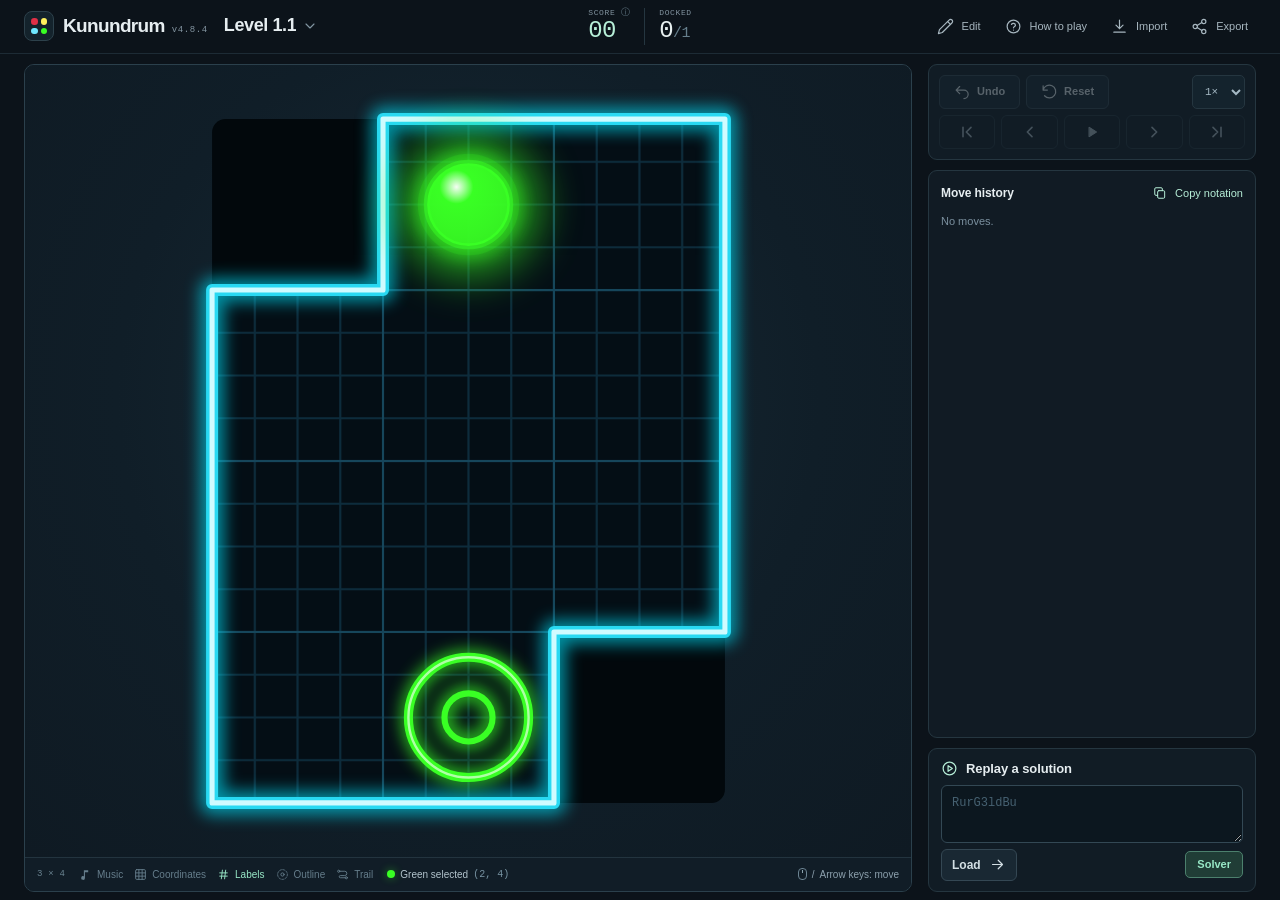
<file: index.html>
<!DOCTYPE html>

<html lang="en">
<head>
<meta charset="utf-8"/><meta content="width=device-width, initial-scale=1" name="viewport"/><meta content="#0c131a" name="theme-color"/>
<meta content="Play Kunundrum puzzles, undo every move, and replay a solution one move at a time. Share any board and route with a link." name="description"/>
<title>Kunundrum · Replay Lab</title><link href="./favicon.svg" rel="icon" type="image/svg+xml"/><link href="./styles.css" rel="stylesheet"/>
<script defer="" src="./levels.js"></script><script defer="" src="./engine.js"></script><script defer="" src="./catalog.js"></script><script defer="" src="./codec.js"></script><script defer="" src="./generator.js"></script><script defer="" src="./app.js"></script><script defer="" src="./editor.js"></script><script defer="" src="./solver-ui.js"></script><script defer="" src="./music.js"></script></head>
<body class="compact-layout">
<a class="skip-link" href="#board-stage">Skip to puzzle</a>
<header class="site-header"><div class="header-identity"><div class="brand"><span aria-hidden="true" class="brand-mark"><i></i><i></i><i></i><i></i></span><span class="brand-text"><span>Kunundrum</span><small class="brand-version" id="app-version"></small></span></div><button aria-haspopup="dialog" class="level-heading" id="open-levels"><h1 id="level-title">Level 7.1</h1><span data-icon="chevron-down"></span></button></div><div aria-label="Game counters" class="scoreboard"><div class="score-stat"><span class="stat-label">SCORE <span class="hint" title="Moves plus one-use hexagon bonuses and penalties.">ⓘ</span></span><strong id="score-value">00</strong></div><div class="score-stat"><span class="stat-label">DOCKED</span><strong id="docked-value">0<span>/4</span></strong></div></div><nav aria-label="Tools" class="header-actions"><button class="quiet-button" type="button" id="edit-mode-button" aria-pressed="false"><span data-icon="edit" id="edit-mode-icon-edit"></span><span data-icon="play" id="edit-mode-icon-play" hidden></span><span id="edit-mode-label">Edit</span></button><button class="quiet-button" id="open-help"><span data-icon="help"></span><span>How to play</span></button><button class="quiet-button" id="open-board-data"><span data-icon="import"></span><span>Import</span></button><button aria-label="Export" class="quiet-button" id="open-share"><span data-icon="share"></span><span>Export</span></button></nav></header>
<main class="workspace">
<div class="play-layout">
<section aria-label="Puzzle board and route" class="board-column">
<div class="board-panel">
<div aria-label="Puzzle board" class="board-stage" id="board-stage" tabindex="-1"></div>
<div class="board-bottom"><div class="board-view-controls"><span class="board-caption"><span id="board-dimensions">10 × 6</span></span><div class="view-options"><button id="music-toggle" class="view-toggle music-toggle" type="button" aria-label="Play music (M)" aria-pressed="false" title="Play music (M)" aria-controls="music-audio"><span id="music-icon" aria-hidden="true"><svg viewBox="0 0 24 24" width="16" height="16" aria-hidden="true" focusable="false"><path d="M9 4v11.3A3.5 3.5 0 1 0 11 18.5V8h6V4Z" fill="currentColor"/></svg></span><span>Music</span></button><button aria-pressed="true" class="view-toggle active" id="toggle-coords" title="Show coordinates (C)" aria-label="Coordinates (C)"><span data-icon="grid"></span><span>Coordinates</span></button><button aria-pressed="true" class="view-toggle active" id="toggle-labels" title="Show numeric labels (L)" aria-label="Labels (L)" type="button"><span data-icon="hash"></span><span>Labels</span></button><button aria-pressed="false" class="view-toggle" id="toggle-outline" title="Show an outline around the selected ball (O)" aria-label="Outline (O)" type="button"><span data-icon="selection"></span><span>Outline</span></button><button aria-pressed="true" class="view-toggle active" id="toggle-trace" title="Show the last move's path (T)" aria-label="Trail (T)"><span data-icon="route"></span><span>Trail</span></button></div></div><span class="selected-info" id="selected-info" aria-live="polite"><i class="sel-dot" id="sel-dot"></i><span id="selected-name">Red selected</span><span class="mono" id="selected-position">(2, 1)</span></span><span id="board-hint"><span aria-hidden="true" class="mouse-mini"></span><span aria-hidden="true">/</span>Arrow keys: move</span><span class="completion-inline" id="completion-inline"></span><audio id="music-audio" preload="none"></audio></div></div>
</section>
<aside aria-label="Game controls" class="control-column"><section class="editor-panel" id="editor-panel" aria-label="Editor">
<label class="editor-label editor-inline">Title<input id="editor-title" type="text" value="Custom" maxlength="100"></label>
<div class="editor-resize-row"><label>Width<input id="editor-width" type="number" min="1" max="15" value="10"></label><label>Height<input id="editor-height" type="number" min="1" max="15" value="7"></label><button id="editor-resize" type="button" class="secondary-button">Resize</button></div>
<div class="editor-tools" aria-label="Tile tools">
<button data-editor-tool="select" type="button" title="Select / inspect"><span class="editor-glyph">⌖</span><span>Select</span></button>
<button data-editor-tool="ball" type="button" title="Place ball"><span class="editor-glyph" data-tool-icon="ball"></span><span>Ball</span></button>
<button data-editor-tool="goal" type="button" title="Place goal"><span class="editor-glyph" data-tool-icon="goal"></span><span>Goal</span></button>
<button data-editor-tool="wall" type="button" title="Fixed wall"><span class="editor-glyph" data-tool-icon="wall"></span><span>Wall</span></button>
<button data-editor-tool="gate" type="button" title="Switchable wall"><span class="editor-glyph" data-tool-icon="gate"></span><span>Gate</span></button>
<button data-editor-tool="switch" type="button" title="Switch"><span class="editor-glyph" data-tool-icon="switch"></span><span>Switch</span></button>
<button data-editor-tool="arrow" type="button" title="Arrow"><span class="editor-glyph" data-tool-icon="arrow"></span><span>Arrow</span></button>
<button data-editor-tool="teleport" type="button" title="Teleport pair"><span class="editor-glyph" data-tool-icon="teleport"></span><span>Teleport</span></button>
<button data-editor-tool="tunnel" type="button" title="Tunnel pair"><span class="editor-glyph" data-tool-icon="tunnel"></span><span>Tunnel</span></button>
<button data-editor-tool="hex" type="button" title="Bonus or penalty"><span class="editor-glyph" data-tool-icon="hex"></span><span>Hex</span></button>
<button data-editor-tool="erase" type="button" title="Erase top object"><span class="editor-glyph editor-erase-glyph">⌫</span><span>Erase</span></button>
<button id="editor-new" type="button" title="Start a blank board"><span class="editor-glyph editor-erase-glyph">＋</span><span>New board</span></button>
</div>
<div class="editor-wall-colors" id="editor-wall-colors" hidden><span>Wall color</span><div class="editor-colors" aria-label="Wall color"><button data-editor-wall-color="B" type="button" title="Blue walls" style="--tool-color:#29d9f2"></button><button data-editor-wall-color="R" type="button" title="Red walls" style="--tool-color:#ff3a46"></button><button data-editor-wall-color="G" type="button" title="Green walls" style="--tool-color:#4dff3a"></button></div></div>
<div class="editor-options"><div class="editor-colors" id="editor-colors" aria-label="Object color"><button data-editor-color="R" type="button" title="Red" style="--tool-color:#df3047"></button><button data-editor-color="G" type="button" title="Green" style="--tool-color:#39ff24"></button><button data-editor-color="B" type="button" title="Blue" style="--tool-color:#6fe8ff"></button><button data-editor-color="Y" type="button" title="Yellow" style="--tool-color:#fff15c"></button><button id="editor-universal-color" data-editor-color="*" type="button" title="Universal (teleport)" style="--tool-color:#c5d1d6">✳</button></div>
<div class="editor-directions" id="editor-directions" aria-label="Arrow direction"><button data-editor-direction="u" type="button">↑</button><button data-editor-direction="d" type="button">↓</button><button data-editor-direction="l" type="button">←</button><button data-editor-direction="r" type="button">→</button></div>
<div class="editor-param-row"><label id="editor-hex-label">Hex value<select id="editor-hex"><option value="-20">-20</option><option value="-15">-15</option><option value="-10">-10</option><option value="-5" selected>-5</option><option value="5">+5</option><option value="10">+10</option><option value="15">+15</option><option value="20">+20</option></select></label></div>
<div class="editor-param-row"><label id="editor-active-label" class="editor-checkbox"><input id="editor-active" type="checkbox" checked> Active</label><label id="editor-rotating-label" class="editor-checkbox"><input id="editor-rotating" type="checkbox"> Rotating arrow</label><label id="editor-arrow-type-label">Type<select id="editor-arrow-type"><option value="cw">Clockwise</option><option value="ccw">Counterclockwise</option><option value="flip">Flip</option></select></label></div>
</div>
<div class="editor-properties" id="editor-properties"></div>
<div class="editor-action-row"><button id="editor-undo" type="button" class="secondary-button">Undo</button><button id="editor-redo" type="button" class="secondary-button">Redo</button><button id="editor-save" type="button" class="secondary-button">Copy board</button></div>
<button id="editor-review-thumb" type="button" class="editor-review-thumb" title="Show the screenshot review again" aria-label="Show screenshot review" hidden><canvas id="editor-review-canvas"></canvas></button>
<div class="editor-json-row"><button id="editor-json-toggle" type="button" class="text-button" aria-expanded="false">Edit JSON</button> <button id="editor-generate" type="button" class="text-button" title="Replace the board with a random solvable board of the current size">Generate random board</button></div><div id="editor-json-box" hidden><textarea id="editor-json" class="editor-code-output editor-json" spellcheck="false" aria-label="Board JSON"></textarea><button id="editor-json-apply" type="button" class="secondary-button">Apply JSON</button><details class="schema-help"><summary>Board format &amp; coordinates</summary><p>Coordinates are 1-based, with (1, 1) at the bottom left. Use colors R, G, B, Y and directions u, d, l, r. The grid is rectangular; list blocked cells in <code>walls</code>. The optional <code>wallColor</code> (<code>R</code> or <code>G</code>; blue when omitted) only changes how the walls look. Optional mechanic arrays may be omitted.</p><pre>{
  "id": "my-board", "title": "My board",
  "width": 5, "height": 4,
  "balls": [{"color":"R","x":1,"y":1}],
  "goals": [{"color":"R","x":5,"y":4}],
  "walls": [{"x":3,"y":2}],
  "arrows": [{"x":3,"y":1,"direction":"u","rotating":true,"type":"flip"}],
  "solution": "Rr(-&gt;r)u"
}</pre><p><code>gates</code>: {id, x, y, active}. <code>switches</code>: {id, x, y, controls: [gate or teleport IDs], on?}; optional <code>on: true</code> starts the switch green. <code>teleports</code>: one entry per endpoint, {id, x, y, color, active}; <code>color</code> is R/G/B/Y or <code>"*"</code> (universal). Partners follow from the colors: same-color endpoints pair up, two universals pair with each other, and a lone universal pairs with the single endpoint of every other color. <code>hexes</code>: {id, x, y, value}. Negative hex values subtract from the score.</p></details></div>
<textarea id="editor-export-code" class="editor-code-output" readonly spellcheck="false" hidden aria-label="Exported K4 board code"></textarea>
<div id="editor-status" role="status" aria-live="polite"></div>
</section>
<section class="control-panel"><div class="history-controls"><button class="secondary-button" disabled="" id="undo" title="Delete last move (Ctrl+Z)"><span data-icon="undo"></span>Undo</button><button class="secondary-button" disabled="" id="reset" title="Reset puzzle and clear history"><span data-icon="reset"></span>Reset</button><select aria-label="Replay speed" id="replay-speed" title="Replay speed"><option value="0.5">0.5×</option><option selected="" value="1">1×</option><option value="2">2×</option></select></div>
<div aria-label="Replay controls" class="replay-transport" role="group"><button aria-label="Start (Shift+Z or Home)" class="icon-button" disabled="" id="replay-first" title="Start (Shift+Z or Home)" type="button"><span data-icon="skip-first"></span></button><button aria-label="Previous (Z or PgUp)" class="icon-button" disabled="" id="replay-back" title="Previous (Z or PgUp)" type="button"><span data-icon="step-back"></span></button><button aria-label="Autoplay route / Pause (Space)" class="play-button" disabled="" id="replay-play" title="Autoplay route / Pause (Space)" type="button"><span data-icon="play"></span></button><button aria-label="Next (X or PgDn)" class="icon-button" disabled="" id="replay-next" title="Next (X or PgDn)" type="button"><span data-icon="step-forward"></span></button><button aria-label="End (Shift+X or End)" class="icon-button" disabled="" id="replay-last" title="End (Shift+X or End)" type="button"><span data-icon="skip-last"></span></button></div></section>
<section aria-label="Move history" class="timeline-panel"><div class="section-heading"><h2>Move history<span class="move-tracker" id="replay-badge"></span></h2><button class="text-button" id="copy-route"><span data-icon="copy"></span>Copy notation</button></div><div class="move-history" id="move-history"></div></section>
<section class="replay-panel"><div class="section-heading"><h2><span data-icon="play-circle"></span>Replay a solution</h2></div><textarea aria-label="Solution string" aria-describedby="replay-error" autocomplete="off" class="notation-input" id="solution-input" placeholder="RurG3ldBu" rows="2" spellcheck="false"></textarea><div class="inline-error" hidden="" id="replay-error" role="alert"></div><div class="solution-actions"><button class="secondary-button compact" id="load-solution">Load<span data-icon="arrow-right"></span></button><button class="next-puzzle" id="open-solver" type="button" title="Open the built-in solver (S)">Solver</button></div></section>
</aside></div>
</main>
<div aria-live="polite" class="toast" id="toast" role="status"></div>
<dialog aria-labelledby="levels-dialog-title" class="modal levels-modal" id="levels-dialog"><div class="modal-heading"><div><h2 id="levels-dialog-title">Puzzles</h2></div><button aria-label="Close puzzle picker" class="icon-button" data-close=""><span data-icon="close"></span></button></div><div class="levels-layout"><nav aria-label="Chapters" class="chapter-bar" id="chapter-bar"></nav><div aria-live="polite" class="level-cards" id="level-cards"></div></div></dialog>
<dialog aria-labelledby="help-dialog-title" class="modal" id="help-dialog"><div class="modal-heading"><div><h2 id="help-dialog-title">How to play</h2></div><button aria-label="Close help" class="icon-button" data-close=""><span data-icon="close"></span></button></div><div class="help-intro">Select one ball and choose a direction. It keeps moving until it hits a wall, a boundary, or another ball. Dock every ball on a matching goal.</div>
<div class="rule-grid"><article><span class="rule-symbol" style="color:var(--blue)">◎</span><div><h3>Stop to dock</h3><p>A matching goal docks a ball only when it stops there. Docked balls stay put and block other balls.</p></div></article><article><span class="rule-symbol" style="color:var(--mint)">⬡</span><div><h3>One-use hexagons</h3><p>Green subtracts; red adds. Passing through a hexagon consumes it. One move always adds one to the move score.</p></div></article><article><span class="rule-symbol">↱</span><div><h3>Follow the arrows</h3><p>Arrows redirect a move as you enter. Red arrows keep turning, but freeze while a ball moves: wait for the direction you want before you move.</p></div></article><article><span class="rule-symbol" style="color:var(--yellow)"><svg width="27" height="27" viewBox="0 0 27 27" aria-hidden="true"><circle cx="13.5" cy="13.5" r="9" fill="none" stroke="currentColor" stroke-width="3.5"/></svg></span><div><h3>Use a teleport</h3><p>Colored teleports accept matching balls; gray universal teleports accept any color. Both preserve direction. If the exit is occupied or switched off, the ball stops at the entrance.</p></div></article><article><span class="rule-symbol" style="color:var(--red)">◉</span><div><h3>Activate a switch</h3><p>Stop on a switch to toggle it red/green and change its linked gates or teleports. A switch does nothing if closing a gate would trap a ball inside it.</p></div></article><article><span class="rule-symbol"></span><div><h3>Go through a tunnel</h3><p>Two small triangles mark a gap in a wall. Tunnels come in linked pairs: a ball that moves through one emerges from the other. If the exit is occupied, the ball stops at the entrance.</p></div></article></div>
<div class="help-box"><h3>Solution notation</h3><p><code>RurG3ldBu</code> means red up then right, green 3 left then down, blue up (each ball's group starts at its capital letter; no separators). Numbers are relative to the current position: among the movable balls of a color, bottom to top and left to right within a row, and omitted when only one is left (docked balls drop out). A group is one ball, so <code>R1uR1d</code> means two different red balls: the first became R2 after moving. <code>Ru(-&gt;l)d</code> chooses left at the first rotating arrow during the upward move, then moves down. If the first arrow flips between two directions and a later arrow turns through all four, add that later arrow's direction: <code>Ru(-&gt;lr)</code>.</p></div><div class="shortcut-grid"><span><kbd>↑ ↓ ← →</kbd> Move selected ball</span><span><kbd>Shift + arrows</kbd> Select another ball</span><span><kbd>R G B Y</kbd> Select / cycle a color</span><span><kbd>Ctrl+Z</kbd> Delete last move (at route end)</span><span><kbd>Shift+Z / Home</kbd> Start</span><span><kbd>Z / PgUp</kbd> Previous</span><span><kbd>X / PgDn</kbd> Next (instant)</span><span><kbd>Space</kbd> Autoplay / pause</span><span><kbd>Shift+X / End</kbd> End</span><span><kbd>E</kbd> Toggle editor</span><span><kbd>P</kbd> Puzzle selector</span><span><kbd>Esc</kbd> Close dialog</span></div></dialog>
<dialog aria-labelledby="share-dialog-title" class="modal share-modal" id="share-dialog"><div class="modal-heading"><div><h2 id="share-dialog-title">Export board / replay</h2></div><button aria-label="Close sharing" class="icon-button" data-close=""><span data-icon="close"></span></button></div><div class="share-options"><label class="share-check"><input id="share-include-route" type="checkbox"> Include route</label><span class="share-hint" id="share-route-help"></span></div><label class="input-label" for="share-code">K4 BOARD CODE</label><textarea class="code-input" id="share-code" readonly="" rows="4" spellcheck="false"></textarea><p class="field-help" id="share-code-help"></p><button class="primary-button full" id="copy-code"><span data-icon="copy"></span>Copy code</button><label class="input-label" for="share-link">PERMALINK</label><div class="share-row"><input class="code-input" id="share-link" readonly="" spellcheck="false" type="text"><button class="secondary-button" id="copy-link" title="Copy permalink"><span data-icon="copy"></span>Copy</button></div><p class="field-help" id="share-link-help"></p></dialog><dialog aria-labelledby="solver-dialog-title" class="modal solver-modal" id="solver-dialog"><div class="modal-heading"><div><div class="modal-title-row"><h2 id="solver-dialog-title">Solver</h2><small class="brand-version" id="solver-version"></small></div></div><button aria-label="Close solver" class="icon-button" data-close=""><span data-icon="close"></span></button></div><div class="solver-fields"><div><label class="input-label" for="solver-seconds">TIME LIMIT (SECONDS)</label><input class="code-input" id="solver-seconds" max="3600" min="1" type="number" value="60"></div><div><label class="input-label" for="solver-memory">MEMORY LIMIT (MB)</label><input class="code-input" id="solver-memory" max="1500" min="100" type="number" value="1000"></div></div><div class="solver-code-head"><label class="input-label" for="solver-code">BOARD CODE (K4)</label><span class="solver-code-buttons"><button class="secondary-button compact" id="solver-use-initial" type="button" title="Run solver from initial position">Initial position</button><button class="secondary-button compact" id="solver-use-position" type="button" title="Run solver from current position">Current position</button></span></div><textarea autocomplete="off" class="code-input" id="solver-code" rows="2" spellcheck="false"></textarea><p class="field-help" id="solver-code-help"></p><div class="inline-error" hidden="" id="solver-code-error" role="alert"></div><details class="solver-advanced"><summary>Advanced</summary><div class="solver-fields"><div><label class="input-label" for="solver-algorithm">ALGORITHM</label><select id="solver-algorithm"><option value="auto">Auto</option><option value="forward">Forward</option><option value="bidirectional">Bidirectional</option><option value="beam">Beam</option></select></div><div><label class="input-label" for="solver-max-states">MAX STATES</label><input class="code-input" id="solver-max-states" min="1" type="number" value="100000000"></div><div><label class="input-label" for="solver-max-depth">MAX DEPTH (MOVES)</label><input class="code-input" id="solver-max-depth" min="1" placeholder="none" type="number"></div><div><label class="input-label" for="solver-max-score">MAX SCORE</label><input class="code-input" id="solver-max-score" placeholder="none" type="number"></div><div><label class="input-label" for="solver-beam-width">BEAM WIDTH</label><input class="code-input" id="solver-beam-width" min="1" type="number" value="300000"></div><div><label class="input-label" for="solver-beam-heuristic">BEAM RANKING</label><select id="solver-beam-heuristic"><option value="static">Static</option><option value="dynamic">Dynamic</option></select></div></div><p class="field-help">Max score only looks for routes scoring at most that value. Certify sets it from the current route. <br/><b>Auto</b> picks bidirectional search (forward and reverse alternately) when the board allows it (at least 3 balls, no one-time hexagons), otherwise forward. <b>Forward</b> is plain breadth-first search from the start: it works on every board but stores the most states. Both prove optimality when they finish. <b>Beam</b> is faster than BFS and certifies optimality only on boards without hexagons when no state ever exceeded the beam width; otherwise it gives an upper bound.</p></details><div class="solver-actions"><button class="primary-button small" id="solver-solve" type="button">Find best solution</button><button class="secondary-button" id="solver-certify" type="button">Certify current route</button><button class="secondary-button" hidden="" id="solver-stop" type="button">Stop</button></div><div aria-live="polite" class="solver-progress" hidden="" id="solver-progress"></div><div class="solver-result" hidden="" id="solver-result"><div class="solver-verdict" id="solver-verdict"></div><p class="field-help" id="solver-note"></p><p class="solver-stats" id="solver-stats"></p><div id="solver-solution-box" hidden=""><label class="input-label" for="solver-solution">SOLUTION</label><textarea class="code-input" id="solver-solution" readonly="" rows="3" spellcheck="false"></textarea><button class="primary-button full" id="solver-copy" type="button"><span data-icon="copy"></span>Copy solution</button></div></div></dialog>
<dialog aria-labelledby="shot-dialog-title" class="modal shot-modal" id="shot-dialog"><div class="modal-heading"><div><h2 id="shot-dialog-title">Screenshot import</h2><p id="shot-summary"></p></div><button aria-label="Close screenshot review" class="icon-button" data-close=""><span data-icon="close"></span></button></div><canvas id="shot-review" aria-label="Screenshot with recognised cells outlined"></canvas><ul id="shot-warnings"></ul></dialog>
<dialog aria-labelledby="board-dialog-title" class="modal share-modal" id="board-dialog"><div class="modal-heading"><div><div class="modal-title-row"><h2 id="board-dialog-title">Import</h2><small class="brand-version" id="parser-version"></small></div><p>Load a board code (optionally followed by a route), a shared link or a JSON board, or parse a screenshot of a level.</p></div><button aria-label="Close import" class="icon-button" data-close=""><span data-icon="close"></span></button></div><label class="input-label" for="board-input">BOARD CODE</label><textarea class="code-input board-source" id="board-input" placeholder="Paste a K4. board code (optionally with a route appended), a link, or a JSON board…" rows="8" spellcheck="false"></textarea><div class="inline-error" hidden="" id="board-error" role="alert"></div><div class="modal-bottom"><span>Paste a code and press Load board, or drop a screenshot anywhere in this dialog. The screenshot is parsed and opened in the editor; the code is validated before loading.</span><button class="secondary-button" id="import-shot" type="button" title="Parse a screenshot of a level and open it in the editor">Choose screenshot</button><input id="shot-file" type="file" accept="image/*" hidden><button class="primary-button" id="load-board">Load board<span data-icon="arrow-right"></span></button></div></dialog>
</body>
</html>
</file>
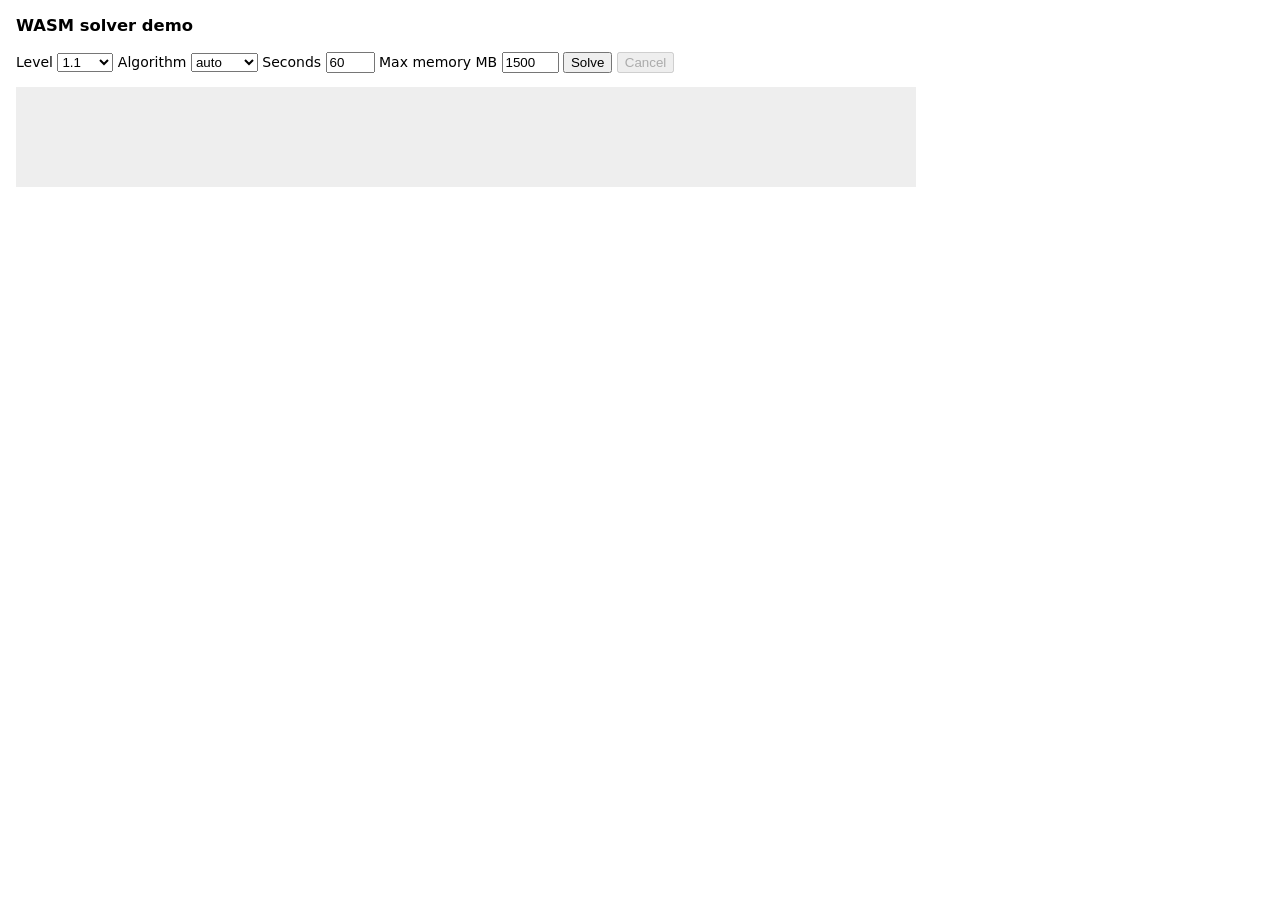
<file: Solver/wasm/demo.html>
<!doctype html><meta charset="utf-8"><title>Kunundrum WASM solver demo</title>
<body style="font:14px system-ui;margin:16px;max-width:900px">
<h3>WASM solver demo</h3>
<p>Level <select id="lvl"></select> Algorithm <select id="alg"><option>auto<option>forward<option>beam</select>
Seconds <input id="sec" value="60" size="4"> Max memory MB <input id="mem" value="1500" size="5">
<button id="go">Solve</button> <button id="stop" disabled>Cancel</button></p>
<pre id="out" style="background:#eee;padding:8px;min-height:6em;white-space:pre-wrap"></pre>
<script src="../../levels.js"></script><script src="../../engine.js"></script><script src="../../codec.js"></script><script src="../../solver-client.js"></script>
<script>
const codes={};String(window.KUNUNDRUM_LEVEL_CODES).split('\n').forEach(l=>{const m=/^(\S+) = (\S+)/.exec(l);if(m)codes[m[1]]=m[2];});
const $=id=>document.getElementById(id);for(const id in codes)$('lvl').add(new Option(id));
let job=null;
$('go').onclick=()=>{$('out').textContent='';$('go').disabled=true;$('stop').disabled=false;
 job=KunSolver.solve(codes[$('lvl').value],{algorithm:$('alg').value,seconds:$('sec').value,maxMemoryMB:$('mem').value},p=>{$('out').textContent=p.line+'\n';});
 job.promise.then(r=>{const v=KunSolver.verifyResult(r);$('out').textContent=r.status+(r.hasSolution?'\nscore '+r.score+', '+r.moves+' moves\n'+r.solution+'\nreplay check: '+(v.ok?'ok':'FAILED '+v.error):'')+'\nstates '+r.states+', '+r.elapsed.toFixed(2)+' s, heap '+r.heapMB+' MB';})
  .catch(e=>{$('out').textContent=e.cancelled?'cancelled':'error: '+e.message;}).finally(()=>{$('go').disabled=false;$('stop').disabled=true;});};
$('stop').onclick=()=>job&&job.cancel();
</script>
</file>
<file: styles.css>
:root {
  color-scheme: dark;
  --bg: #0c131a;
  --panel: #111c25;
  --panel-raised: #17242f;
  --border: #253640;
  --border-strong: #3b515e;
  --muted: #82939f;
  --text: #e6edf0;
  --mint: #b7efd8;
  --red: #fa7187;
  --green: #b5e875;
  --blue: #75cdf4;
  --yellow: #f2d47c;
  --sans: -apple-system, BlinkMacSystemFont, "Segoe UI", Helvetica, Arial, sans-serif;
  --mono: "SFMono-Regular", Consolas, "Liberation Mono", Menlo, monospace;
  font-family: var(--sans);
  font-synthesis: none;
  -webkit-font-smoothing: antialiased;
}

* { box-sizing: border-box; }
body { margin: 0; min-width: 300px; background: var(--bg); color: var(--text); font-size: 14px; line-height: 1.5; }
button, input, textarea, select { font: inherit; }
button { color: inherit; cursor: pointer; border: 0; background: none; }
button, a, textarea, select, summary { -webkit-tap-highlight-color: transparent; }
button:disabled { cursor: not-allowed; opacity: .36; }
button, a { touch-action: manipulation; }
button:not(:disabled), a, textarea, select { transition: background-color .16s, border-color .16s, color .16s, box-shadow .16s; }
button:focus-visible, a:focus-visible, textarea:focus-visible, select:focus-visible, summary:focus-visible, [tabindex]:focus-visible { outline: 2px solid var(--mint); outline-offset: 4px; }
a { color: inherit; text-decoration: none; }
svg { vertical-align: middle; }
button > svg, #board-hint > svg, .level-card-title svg { width: 16px; height: 16px; flex-shrink: 0; }
.play-button > svg { width: 12px; height: 12px; }
.move-code small { margin-left: 2px; font-size: 9px; }
[data-icon] { display: inline-flex; align-items: center; justify-content: center; flex-shrink: 0; }
[data-icon] svg { width: 17px; height: 17px; stroke-width: 1.7; }
[hidden] { display: none !important; }
h1, h2, h3, p { margin: 0; }
code, pre, .mono { font-family: var(--mono); }
code { font-size: .92em; }
kbd { display: inline-flex; align-items: center; justify-content: center; min-width: 18px; height: 21px; padding: 0 4px; border: 1px solid #35434e; border-bottom-width: 2px; border-radius: 4px; color: #9babba; background: #16212c; font: 10px var(--mono); }
::selection { color: #15251e; background: var(--mint); }
.skip-link { position: fixed; z-index: 100; top: 8px; left: 16px; padding: 10px 18px; border-radius: 6px; background: var(--mint); color: #10241a; transform: translateY(-150%); }
.skip-link:focus { transform: translateY(0); }

/* App frame */
.site-header { min-height: 86px; padding: 20px max(40px, calc((100vw - 1360px) / 2)); border-bottom: 1px solid #1d2b35; display: flex; align-items: center; justify-content: space-between; gap: 24px; }
.brand { display: inline-flex; align-items: center; gap: 12px; font-size: 20px; font-weight: 650; letter-spacing: -.65px; line-height: 1.1; }
.brand-mark { width: 36px; height: 36px; padding: 7px; display: grid; grid-template-columns: repeat(2, 1fr); gap: 4px; border: 1px solid #2d414b; border-radius: 11px; background: #14232c; }
.brand-mark i { border-radius: 50%; background: var(--red); }
.brand-mark i:nth-child(2) { background: var(--yellow); }
.brand-mark i:nth-child(3) { background: var(--blue); }
.brand-mark i:nth-child(4) { background: var(--green); }
.header-actions { display: flex; align-items: center; gap: 14px; }
.quiet-button, .primary-button, .secondary-button, .text-button, .icon-button { display: inline-flex; align-items: center; justify-content: center; gap: 8px; white-space: nowrap; }
.quiet-button { padding: 9px 10px; color: #a7b6bf; font-size: 12px; border-radius: 6px; }
.quiet-button:not(:disabled):hover { color: var(--text); background: var(--panel-raised); }
.primary-button { min-height: 43px; padding: 11px 18px; border: 1px solid var(--mint); border-radius: 7px; background: var(--mint); color: #18372b; font-weight: 650; font-size: 13px; }
.primary-button:not(:disabled):hover { background: #d0f8e8; border-color: #d0f8e8; }
.primary-button.small { min-height: 36px; padding: 8px 14px; font-size: 12px; }
.primary-button.full { width: 100%; }
.secondary-button { min-height: 40px; padding: 9px 13px; border: 1px solid #344753; border-radius: 6px; background: #192833; color: #d3dfe4; font-size: 12px; font-weight: 550; }
.secondary-button:not(:disabled):hover { border-color: #5a7380; background: #223440; }
.secondary-button.compact { min-height: 32px; padding: 6px 10px; }
.text-button { padding: 4px 0; color: var(--mint); font-size: 11px; font-weight: 500; }
.text-button:not(:disabled):hover { color: #e1fff2; }
.text-button [data-icon] svg { width: 14px; height: 14px; }
.icon-button { width: 34px; height: 34px; padding: 7px; border: 1px solid var(--border); border-radius: 6px; color: #9eafb9; }
.icon-button:not(:disabled):hover { background: #21313d; color: var(--text); border-color: #435b68; }
.workspace { max-width: 1440px; padding: 38px 40px 22px; margin: 0 auto; }
.level-heading { display: flex; align-items: center; justify-content: flex-start; gap: 12px; padding: 0; margin: 9px 0 6px; text-align: left; border-radius: 4px; }
.level-heading h1 { font-size: 30px; font-weight: 600; letter-spacing: -1px; line-height: 1.25; overflow-wrap: anywhere; }
.level-heading > [data-icon] { color: #8296a2; }
.level-heading > [data-icon] svg { width: 19px; height: 19px; }
.level-heading:hover h1, .level-heading:hover > [data-icon] { color: var(--mint); }
.level-heading:disabled { opacity: 1; cursor: default; }
.level-heading:disabled:hover h1 { color: inherit; }
body.edit-mode .level-heading > [data-icon] { display: none; }
.scoreboard { display: flex; align-items: center; flex-shrink: 0; }
.score-stat { padding: 0 26px; border-left: 1px solid var(--border); min-width: 98px; }
.score-stat:first-child { border: 0; padding-left: 0; min-width: 126px; }
.score-stat:last-child { padding-right: 0; }
.stat-label { display: block; margin-bottom: 4px; font: 9px var(--mono); color: var(--muted); letter-spacing: 1.1px; white-space: nowrap; }
.hint { font: 11px var(--sans); color: #607683; }
.score-stat strong { display: block; font: 32px/1.25 var(--mono); color: #e7f0f0; letter-spacing: -1.4px; }
.score-stat:first-child strong { color: var(--mint); }
.score-stat strong > span { font-size: 19px; letter-spacing: -1px; color: #667f8c; }
.play-layout { display: grid; grid-template-columns: minmax(0, 1fr) 328px; gap: 24px; align-items: start; }
.board-column, .control-column { min-width: 0; }
.control-column { display: grid; gap: 16px; }

/* Board canvas */
.board-panel { overflow: hidden; border: 1px solid #2b404c; border-radius: 10px; background: #0f1a23; }
.board-caption { display: flex; align-items: center; gap: 9px; font: 9px var(--mono); letter-spacing: 1px; color: #9daeb8; white-space: nowrap; }
#board-dimensions { color: #698390; letter-spacing: .2px; }
.view-options { display: flex; align-items: center; gap: 11px; }
.view-toggle { display: inline-flex; align-items: center; gap: 5px; padding: 3px 0; color: #657d8b; font-size: 10px; }
.view-toggle [data-icon] svg { width: 13px; height: 13px; }
.view-toggle.active, .view-toggle[aria-pressed="true"] { color: #98e8c7; }
.view-toggle:hover { color: var(--mint); }
.board-stage { display: flex; align-items: center; justify-content: center; min-height: 400px; padding: 16px; position: relative; touch-action: none; background: radial-gradient(ellipse at 50% 42%, #172a35 0, #101e28 56%, #0f1a23 100%); }
.board-svg { display: block; width: 100%; height: auto; max-height: 560px; user-select: none; -webkit-user-select: none; overflow: visible; }
.grid-cell { fill: #132430; stroke: #29404e; stroke-width: .7; }
.coord-label { fill: #607d8e; font: 10px var(--mono); text-anchor: middle; user-select: none; }
.tile-label { font: 10px var(--mono); text-anchor: middle; pointer-events: none; }
.ball-hit { cursor: grab; outline: none; }
.ball-hit:focus-visible .selected-ring, .ball-hit:focus-visible .orb-core { stroke: #fff; stroke-width: 3px; }
.ball-hit:focus-visible { filter: brightness(1.22); }
.ball-hit[aria-disabled="true"] { cursor: default; }
.ball-hit:active { cursor: grabbing; }
.orb-core { pointer-events: none; }
.selected-ring { pointer-events: none; }
.trail-line { fill: none; stroke-linecap: round; stroke-linejoin: round; stroke-dasharray: 3 7; opacity: .65; pointer-events: none; }
.gate-on { stroke-width: 1.5; }
.gate-off { opacity: .42; stroke-dasharray: 4 4; }
/* Rotating arrows are turned by the shared clock in app.js (inline transform), not by a CSS animation. */
.rotating-arrow { transform-box: fill-box; transform-origin: center; }
.board-bottom { min-height: 39px; display: flex; align-items: center; justify-content: space-between; gap: 10px; padding: 10px 18px; border-top: 1px solid #23343f; font-size: 10px; color: #8da1ae; background: #111d27; }
#board-hint { display: inline-flex; align-items: center; gap: 8px; }
.mouse-mini { display: inline-block; width: 9px; height: 12px; border: 1px solid #6b8392; border-radius: 4px; position: relative; }
.mouse-mini::after { content: ""; position: absolute; left: 3px; top: 1px; width: 1px; height: 3px; background: #8ba3ae; }
.completion-inline { color: var(--muted); text-align: right; }
.completion-inline.done { color: var(--mint); font-weight: 600; }

/* Timeline */
.timeline-panel { margin-top: 16px; min-height: 152px; padding: 17px 20px 12px; border: 1px solid var(--border); border-radius: 9px; background: #111b24; }
.section-heading { display: flex; align-items: center; justify-content: space-between; gap: 10px; }
.section-heading h2 { display: flex; align-items: center; gap: 8px; font-size: 13px; font-weight: 600; letter-spacing: -.1px; }
.section-heading h2 [data-icon] { color: var(--mint); }
.move-history { display: flex; flex-wrap: wrap; align-content: center; align-items: center; gap: 7px; min-height: 99px; max-height: 174px; padding: 14px 0; overflow-y: auto; }
.history-empty { display: flex; align-items: center; gap: 14px; padding: 3px 0; color: #7b909f; font-size: 12px; }
.history-chip { display: inline-flex; align-items: center; gap: 7px; min-height: 32px; padding: 6px 9px; border: 1px solid #2f4552; border-radius: 5px; background: #172630; font: 11px var(--mono); }
.history-chip:not(:disabled):hover { background: #223843; border-color: #536f7d; }
.move-number { color: #6d8594; font-size: 9px; }
.move-code { color: var(--ball-color, var(--color, #d6e4e7)); }
.score-adjust { color: #87ba9f; font-size: 9px; }
.history-chip.active { background: #244037; border-color: #9dccb9; }
.history-chip.active .move-number { color: #a8c7b9; }
#cursor-label { color: #8ba0ac; }

/* Controls */
.control-panel, .replay-panel { padding: 20px; border: 1px solid var(--border); border-radius: 9px; background: var(--panel); }
.selected-info { display: flex; justify-content: space-between; gap: 10px; margin: 11px 1px 0; font-size: 10px; color: #96aab6; }
.selected-info .mono { color: #617d8c; }
.history-controls { display: grid; grid-template-columns: 1.1fr 1fr; gap: 7px; }
.history-controls kbd { margin-left: auto; font-size: 9px; width: 17px; height: 18px; opacity: .6; }
.replay-panel .section-heading { margin-bottom: 20px; }
.input-label { display: block; margin: 17px 0 8px; color: #6e8999; font: 8px var(--mono); letter-spacing: 1.4px; }
.notation-input, .code-input { display: block; width: 100%; border: 1px solid #334854; border-radius: 6px; background: #0c171f; padding: 11px 12px; color: #c0ddd3; resize: vertical; font: 12px/1.75 var(--mono); }
.notation-input { min-height: 74px; max-height: 220px; }
.notation-input::placeholder, .code-input::placeholder { color: #466171; opacity: 1; }
.notation-input:focus, .code-input:focus { border-color: #7eab9c; }
.solution-actions { display: flex; align-items: center; justify-content: space-between; gap: 8px; margin-top: 9px; }
.solution-actions .text-button { font-size: 10px; }
.solution-actions .text-button [data-icon] svg { width: 12px; height: 12px; }
.replay-transport { display: flex; align-items: center; gap: 6px; margin-top: 19px; padding-top: 16px; border-top: 1px solid #263943; }
.replay-transport .icon-button { width: 30px; height: 33px; padding: 6px; }
.replay-transport .icon-button [data-icon] svg { width: 14px; height: 14px; }
.play-button { display: inline-flex; align-items: center; justify-content: center; gap: 6px; flex: 1; min-height: 33px; padding: 7px 6px; border: 1px solid #446055; background: #1d342e; color: var(--mint); border-radius: 6px; font-size: 10px; white-space: nowrap; }
.play-button:hover:not(:disabled) { border-color: #8fbaa9; background: #2d4b40; }
.play-button [data-icon] svg { width: 12px; height: 12px; }
#replay-speed { max-width: 53px; height: 33px; padding: 0 2px; border: 1px solid var(--border); border-radius: 5px; color: #a5b9c4; background: #14232d; font: 10px var(--mono); cursor: pointer; }

/* Dialogs */
.modal { width: min(800px, calc(100vw - 48px)); max-height: calc(100dvh - 48px); margin: auto; padding: 16px 28px 28px; border: 1px solid #3c5360; border-radius: 14px; background: #111d27; color: var(--text); box-shadow: 0 24px 100px #0009; overflow-x: hidden; overflow-y: auto; }
.modal::backdrop { background: #030a10c9; backdrop-filter: blur(7px); }
.modal-heading { display: flex; align-items: flex-start; justify-content: space-between; gap: 20px; margin-bottom: 24px; }
.modal-title-row { display:flex; align-items:baseline; gap:7px; }
.modal-heading h2 { margin-top: 0; font-size: 25px; font-weight: 550; line-height: 1.25; letter-spacing: -.7px; }
.modal-heading p { margin-top: 9px; font-size: 12px; color: #8ea6b4; }
.modal-heading > .icon-button { width: 31px; height: 31px; flex-shrink: 0; }
.modal-bottom { display: flex; align-items: center; justify-content: space-between; gap: 16px; padding-top: 20px; margin-top: 22px; border-top: 1px solid #293e4b; color: #7c97a6; font-size: 11px; }
.levels-modal { width: min(1240px, calc(100vw - 32px)); overflow: hidden; padding: 10px 18px 14px; }
.levels-modal .modal-heading { margin-bottom: 12px; align-items: center; }
.levels-modal .modal-heading h2 { margin-top: 0; font-size: 20px; }
.levels-modal[open] { display: flex; flex-direction: column; height: calc(100dvh - 48px); }
.levels-layout { flex: 1 1 0; min-height: 0; display: grid; grid-template-columns: 44px minmax(0, 1fr); grid-template-rows: minmax(0, 1fr); gap: 10px; align-items: stretch; }
.chapter-bar { display: flex; flex-direction: column; gap: 3px; min-height: 0; overflow-y: auto; padding-right: 5px; border-right: 1px solid #293e4b; }
.chapter-button { display: flex; align-items: baseline; justify-content: center; gap: 6px; padding: 7px 4px; border: 1px solid transparent; border-radius: 7px; background: transparent; color: #9fb6c3; text-align: left; }
.chapter-button strong { font-size: 14px; font-weight: 600; }
.chapter-button span { font-size: 9px; color: #6b8594; }
.chapter-button:hover { background: #1a2b35; }
.chapter-button.empty { opacity: .45; }
.chapter-button.active { border-color: var(--mint); background: #13222c; color: var(--text); opacity: 1; }
.level-spacer { flex: none; }
.level-cards { position: relative; min-height: 0; overflow-y: auto; padding-right: 8px; margin-right: -8px; }
.chapter-heading { margin: 0; padding: 12px 2px 8px; color: #8ea6b4; font-size: 12px; font-weight: 600; letter-spacing: .04em; text-transform: uppercase; }
.chapter-grid { display: grid; grid-template-columns: repeat(4, minmax(0, 1fr)); gap: 10px; margin-bottom: 22px; }
.level-card { display: block; min-width: 0; text-align: left; padding: 6px; border: 1px solid #2e4553; border-radius: 9px; background: #13222c; }
.level-card:hover { border-color: #6b928e; background: #1a2b35; }
.level-card.active { border-color: var(--mint); box-shadow: 0 0 0 1px #b7efd829; }
.level-card:focus { outline: none; }
.level-card.selected { border-color: var(--text); background: #1f3544; box-shadow: inset 0 0 0 1px var(--text); }
.level-preview { display: flex; align-items: center; justify-content: center; height: 168px; margin-bottom: 6px; padding: 4px; border-radius: 5px; background: #0c1720; overflow: hidden; pointer-events: none; }
.level-preview svg { display: block; width: 100%; height: 100%; max-height: 100%; }
.level-preview .coord-label { display: none; }
.level-card-title { display: flex; align-items: center; justify-content: space-between; gap: 5px; padding: 0 2px; font-size: 14px; font-weight: 600; }
.level-card-title > span { display: inline-flex; align-items: center; gap: 3px; color: var(--mint); font-size: 14px; font-weight: 500; }
.help-intro { max-width: 650px; margin-bottom: 24px; color: #b1c2cc; font-size: 14px; line-height: 1.8; }
.rule-grid { display: grid; grid-template-columns: repeat(2, minmax(0, 1fr)); gap: 22px 28px; }
.rule-grid article { display: flex; align-items: flex-start; gap: 12px; }
.rule-symbol { display: inline-flex; justify-content: center; min-width: 28px; padding-top: 1px; font-size: 27px; line-height: 1; color: #a6bdc9; }
.rule-grid h3 { margin-bottom: 5px; font-size: 12px; font-weight: 600; }
.rule-grid p { color: #8ba2b0; font-size: 11px; line-height: 1.8; }
.help-box { margin-top: 26px; padding: 16px 18px; border: 1px solid #2c4450; border-radius: 7px; background: #0f202a; }
.help-box h3 { margin-bottom: 8px; color: #c9e1dc; font-size: 12px; font-weight: 550; }
.help-box p { color: #8fa9b7; font-size: 11px; line-height: 1.9; }
.help-box code { color: #badbd1; }
.shortcut-grid { display: grid; grid-template-columns: repeat(2, minmax(0, 1fr)); gap: 12px 20px; margin-top: 24px; }
.shortcut-grid > span { display: flex; align-items: center; gap: 10px; color: #8aa4b3; font-size: 11px; }
.shortcut-grid kbd { min-width: 66px; height: 24px; font-size: 10px; }
.share-modal { max-width: 580px; }
.share-options { display: flex; flex-wrap: wrap; gap: 8px 20px; margin: 0 0 12px; }
.share-check { display: flex; align-items: center; gap: 8px; color: #c1d5df; font-size: 13px; }
.share-check input { width: auto; }
.share-check input:disabled + * , .share-check:has(input:disabled) { opacity: .5; }
.code-input { min-height: 100px; max-height: 360px; color: #b0c7ce; font-size: 11px; overflow-wrap: anywhere; }
.board-source { min-height: 180px; white-space: pre-wrap; }
.field-help { margin: 10px 0 17px; color: #6c8797; font-size: 11px; line-height: 1.8; }
.schema-help { margin-top: 16px; padding: 12px 15px; border: 1px solid #263e4c; border-radius: 6px; background: #0e1c25; }
.schema-help summary { cursor: pointer; color: #a3bec7; font-size: 11px; border-radius: 2px; }
.schema-help p { margin-top: 13px; color: #7b99aa; font-size: 11px; line-height: 1.8; overflow-wrap: anywhere; }
.schema-help pre { margin: 14px 0; padding: 14px; border: 1px solid #293e4b; border-radius: 5px; background: #09161f; color: #a2c3ba; font-size: 10px; line-height: 1.8; white-space: pre-wrap; overflow-wrap: anywhere; }
.inline-error { margin-top: 9px; padding: 10px 12px; border: 1px solid #6c3d4c; border-radius: 5px; background: #321f2a; color: #f0a1b1; font-size: 11px; line-height: 1.7; overflow-wrap: anywhere; }
.toast { position: fixed; z-index: 1000; left: 50%; bottom: 25px; max-width: min(600px, calc(100vw - 32px)); padding: 12px 20px; border: 1px solid #477463; border-radius: 8px; background: #1d362f; color: #c5ecdc; box-shadow: 0 8px 40px #0007; font-size: 12px; text-align: center; opacity: 0; transform: translate(-50%, 15px); pointer-events: none; transition: opacity .2s, transform .2s; }
.toast.visible { opacity: 1; transform: translate(-50%, 0); }
.toast.error { border-color: #82505d; background: #3c252e; color: #f1bdc7; }

/* Smaller workspaces retain the board as the primary surface. */
@media (max-width: 1150px) {
  .workspace { padding: 32px 28px 20px; }
  .site-header { padding: 18px 28px; }
  .play-layout { grid-template-columns: minmax(0, 1fr) 308px; gap: 18px; }
  .control-panel, .replay-panel { padding: 18px; }
  .score-stat { padding: 0 18px; min-width: 86px; }
  .score-stat:first-child { min-width: 110px; }
  .board-stage { padding: 10px; min-height: 370px; }
  .view-options { gap: 8px; }
}

@media (max-width: 900px) {
  .site-header { min-height: 76px; }
  .workspace { max-width: 800px; padding-top: 28px; }
  .level-heading h1 { font-size: 28px; }
  .score-stat { min-width: 75px; padding: 0 15px; }
  .score-stat:first-child { min-width: 105px; }
  .score-stat strong { font-size: 29px; }
  .stat-label { font-size: 8px; letter-spacing: .8px; }
  .play-layout { grid-template-columns: minmax(0, 1fr); gap: 10px; }
  .control-column { grid-template-columns: repeat(2, minmax(0, 1fr)); gap: 16px; align-items: start; }
  .board-stage { min-height: 370px; padding: 14px; }
  .board-svg { max-height: 550px; }
}

@media (max-width: 640px) {
  body { font-size: 13px; }
  .site-header { padding: 15px 18px; min-height: 72px; gap: 10px; }
  .brand { gap: 9px; font-size: 18px; }
  .brand-mark { width: 32px; height: 32px; padding: 6px; gap: 4px; border-radius: 9px; }
  .header-actions { gap: 5px; }
  .header-actions .quiet-button { width: 31px; height: 32px; padding: 7px; }
  .header-actions .quiet-button > span:not([data-icon]) { display: none; }
  .header-actions .primary-button { width: 32px; height: 32px; min-height: 32px; padding: 7px; }
  .header-actions .primary-button > span:not([data-icon]) { display: none; }
  .workspace { padding: 25px 16px 20px; }
  .level-heading { gap: 9px; margin-top: 10px; }
  .level-heading h1 { font-size: 28px; }
  .scoreboard { display: grid; grid-template-columns: 1.2fr 1fr 1fr; padding: 15px 0 0; border-top: 1px solid #22333e; }
  .score-stat, .score-stat:first-child { min-width: 0; padding: 0 18px; }
  .score-stat:first-child { padding-left: 0; }
  .score-stat:last-child { padding-right: 0; }
  .stat-label { font-size: 8px; }
  .score-stat strong { font-size: 27px; }
  .score-stat strong > span { font-size: 17px; }
  .play-layout { gap: 8px; }
  .board-panel { border-radius: 8px; }
  .board-caption { gap: 6px; font-size: 8px; letter-spacing: .6px; }
  .view-options { gap: 10px; }
  .view-toggle { font-size: 0; padding: 3px; gap: 0; }
  .view-toggle [data-icon] svg { width: 14px; height: 14px; }
  .board-stage { min-height: 0; padding: 10px 3px; }
  .board-svg { max-height: none; }
  .board-bottom { min-height: 37px; padding: 9px 11px; font-size: 9px; flex-wrap: wrap; gap: 4px 8px; }
  .completion-inline { flex-grow: 1; }
  .timeline-panel { margin-top: 12px; min-height: 140px; padding: 14px 13px 11px; }
  .section-heading h2 { font-size: 12px; }
  .section-heading .text-button { font-size: 10px; }
  .move-history { min-height: 100px; gap: 6px; }
  .history-empty { font-size: 11px; gap: 10px; }
  .history-chip { min-height: 33px; padding: 6px 8px; }
  .control-column { grid-template-columns: minmax(0, 1fr); gap: 13px; }
  .control-panel, .replay-panel { padding: 18px; }
  .control-panel .section-heading h2, .replay-panel .section-heading h2 { font-size: 13px; }
  .history-controls .secondary-button { min-height: 43px; }
  .replay-transport { gap: 8px; }
  .replay-transport .icon-button { width: 37px; height: 37px; }
  .play-button { min-height: 37px; font-size: 11px; }
  #replay-speed { height: 37px; max-width: 60px; padding: 0 4px; }
  .levels-modal[open] { height: calc(100dvh - 24px); }
  .modal { width: calc(100vw - 24px); max-height: calc(100dvh - 24px); padding: 14px 18px 22px; border-radius: 11px; }
  .modal-heading { gap: 12px; margin-bottom: 21px; }
  .modal-heading h2 { font-size: 22px; }
  .modal-heading p { font-size: 11px; }
  .levels-layout { grid-template-columns: minmax(0, 1fr); grid-template-rows: auto minmax(0, 1fr); gap: 12px; }
  .chapter-bar { flex-direction: row; flex-shrink: 0; overflow-x: auto; overflow-y: hidden; padding: 0 0 8px; border-right: 0; border-bottom: 1px solid #293e4b; position: static; }
  .chapter-button { flex-direction: column; align-items: center; gap: 1px; flex: 0 0 auto; min-width: 44px; padding: 6px 8px; }
  .chapter-grid { grid-template-columns: repeat(2, minmax(0, 1fr)); }
  .level-preview { height: 110px; }
  .rule-grid { grid-template-columns: minmax(0, 1fr); gap: 20px; }
  .help-intro { font-size: 12px; }
  .rule-grid article { gap: 13px; }
  .shortcut-grid { grid-template-columns: minmax(0, 1fr); gap: 10px; }
  .help-box { padding: 14px; }
  .modal-bottom { gap: 12px; margin-top: 20px; font-size: 10px; }
  .modal-bottom .primary-button { padding: 10px 13px; font-size: 12px; }
  .toast { bottom: 16px; font-size: 11px; padding: 11px 15px; }
}

@media (max-width: 370px) {
  .workspace { padding-left: 11px; padding-right: 11px; }
  .site-header { padding-left: 12px; padding-right: 12px; }
}

@media (prefers-reduced-motion: reduce) {
  *, *::before, *::after { animation: none !important; scroll-behavior: auto !important; transition-duration: .001ms !important; }
}

/* Compact v1.1 layout, now static rather than injected at runtime. */

    .compact-layout .site-header { display:grid; grid-template-columns:minmax(0,1fr) auto minmax(0,1fr); min-height:0; gap:12px; padding:8px max(24px,calc((100vw - 1392px)/2)); }
    .compact-layout .header-identity { display:flex; align-items:center; gap:16px; min-width:0; }
    .compact-layout .brand { flex-shrink:0; gap:9px; font-size:19px; }
    .compact-layout .brand-mark { width:30px; height:30px; padding:6px; gap:3px; border-radius:8px; }
    .compact-layout .level-heading { min-width:0; max-width:280px; gap:6px; padding:5px 0; }
    .compact-layout .level-heading h1 { min-width:0; overflow:hidden; text-overflow:ellipsis; white-space:nowrap; font-size:18px; line-height:1.2; letter-spacing:-.4px; }
    .compact-layout .level-heading > [data-icon] svg { width:16px; height:16px; }
    .compact-layout .scoreboard { display:flex; justify-self:center; max-width:100%; border:0; padding:0; }
    .compact-layout .score-stat, .compact-layout .score-stat:first-child { min-width:0; padding:0 14px; }
    .compact-layout .score-stat:first-child { padding-left:0; }
    .compact-layout .score-stat:last-child { padding-right:0; }
    .compact-layout .stat-label { margin-bottom:1px; font-size:8px; line-height:1.15; letter-spacing:.6px; }
    .compact-layout .stat-label .hint { font-size:9px; line-height:1; }
    .compact-layout .score-stat strong { font-size:24px; line-height:1.1; letter-spacing:-.7px; font-variant-numeric:tabular-nums; white-space:nowrap; }
    .compact-layout .score-stat strong > span { font-size:15px; letter-spacing:-.5px; }
    .compact-layout .header-actions { justify-self:end; gap:8px; }
    .compact-layout .header-actions .quiet-button { padding:7px 8px; font-size:11px; }
    .compact-layout .header-actions .primary-button { min-height:34px; padding:7px 12px; font-size:11px; }
    .compact-layout .workspace { max-width:1440px; padding:10px 24px 8px; }
    .compact-layout .board-bottom { min-height:34px; padding:6px 12px; flex-wrap:wrap; gap:4px 14px; }
    .compact-layout .board-view-controls { display:flex; align-items:center; gap:14px; flex:0 0 auto; }
    .compact-layout .board-bottom #board-hint { min-width:0; flex:1 1 180px; justify-content:flex-end; }
    .compact-layout .board-bottom .completion-inline { margin-left:auto; }
    .compact-layout .board-bottom .completion-inline:empty { display:none; }
    /* Keyboard focus stays available, but only the selected ball gets a prominent ring. */
    .compact-layout :is(button, a, textarea, select, summary, [tabindex]):focus-visible:not(.ball-hit) {
      outline: none !important;
      box-shadow: inset 0 0 0 1px rgba(143, 180, 193, .32);
    }
    .compact-layout .board-svg .ball-hit:focus-visible,
    .compact-layout .board-svg .ball-hit:focus-visible .orb-core,
    .compact-layout .board-svg .ball-hit:focus-visible .selected-ring {
      outline: none !important;
      filter: none !important;
    }
    .compact-layout .board-svg .ball-hit:focus-visible .orb-core { stroke-width: 1px !important; }
    .compact-layout .board-svg .ball-hit:focus-visible .selected-glow { stroke-width: 6.5px !important; stroke-opacity: .65; }
    .compact-layout .board-svg .ball-hit:focus-visible .selected-dash { stroke-width: 3px !important; stroke: #f5ffff !important; }
    .compact-layout .board-svg .ball-hit:focus-visible .selected-inner { stroke-width: 1.5px !important; }
    .compact-layout .board-svg .trail-line {
      opacity: 1 !important;
      stroke-dasharray: none;
    }
    .compact-layout .board-svg .trail-line.teleport-step { stroke-dasharray: 5 5; }
    .compact-layout #board-stage { min-height:0; padding:6px; }
    .compact-layout #board-stage > .board-svg { width:var(--board-fit-width,100%); height:var(--board-fit-height,auto); max-width:100%; max-height:none; flex-shrink:0; }
    @media (max-width:900px) {
      .compact-layout .site-header { grid-template-columns:minmax(0,1fr) auto; gap:5px 12px; padding:8px 18px; }
      .compact-layout .header-identity { grid-column:1; grid-row:1; }
      .compact-layout .header-actions { grid-column:2; grid-row:1; }
      .compact-layout .scoreboard { grid-column:1 / -1; grid-row:2; }
      .compact-layout .score-stat { display:flex; align-items:center; gap:7px; }
      .compact-layout .stat-label { margin:0; }
      .compact-layout .score-stat strong { font-size:22px; }
      .compact-layout .workspace { padding:8px 18px 8px; }
    }
    @media (max-width:640px) {
      .compact-layout .site-header { padding:7px 12px; gap:5px 8px; }
      .compact-layout .header-identity { gap:10px; }
      .compact-layout .brand > span:not(.brand-mark) { display:none; }
      .compact-layout .level-heading h1 { font-size:17px; }
      .compact-layout .header-actions { gap:4px; }
      .compact-layout .header-actions .quiet-button, .compact-layout .header-actions .primary-button { width:32px; height:32px; min-height:32px; padding:6px; gap:0; }
      .compact-layout .header-actions button > span:not([data-icon]) { display:none; }
      .compact-layout .workspace { padding:6px 10px 8px; }
      .compact-layout .board-bottom { padding-left:9px; padding-right:9px; gap:4px 10px; }
      .compact-layout .board-view-controls { gap:10px; }
      .compact-layout #board-stage { padding:4px; }
    }
    @media (max-width:380px) {
      .compact-layout .score-stat { display:block; }
      .compact-layout .stat-label { margin-bottom:1px; }
      .compact-layout .score-stat strong { font-size:20px; }
    }
  
:root { --red:#df3047;--green:#39ff24;--blue:#6fe8ff;--yellow:#fff15c; }
.scoreboard{grid-template-columns:1.2fr 1fr}
#open-levels{margin:0}
/* In-place board editor */
#editor-panel{display:none}
body.edit-mode #editor-panel{display:flex}
body.edit-mode .control-column>.control-panel,body.edit-mode .control-column>.replay-panel{display:none}
body.edit-mode #board-stage{cursor:crosshair}
body.edit-mode .board-svg .ball-hit{pointer-events:none}
body.edit-mode .editor-hit-layer rect{pointer-events:all}
body.edit-mode .board-bottom .view-options,body.edit-mode #board-hint{display:none}
.editor-panel{flex-direction:column;gap:12px;padding:16px;border:1px solid var(--border);border-radius:9px;background:var(--panel);color:#dcecf3}
.editor-action-row{display:flex;justify-content:space-between;align-items:center;gap:8px}
.editor-inline{flex-direction:row!important;align-items:center;gap:8px!important}.editor-inline input{flex:1}
.editor-label,.editor-resize-row label,.editor-param-row label,.editor-properties label{display:flex;flex-direction:column;gap:4px;font-size:11px;color:#91aabc}
.editor-panel input,.editor-panel select{min-width:0;max-width:100%;border:1px solid #354b58;background:#0c1720;color:#e8f7fa;border-radius:5px;padding:7px;font-size:12px}
.editor-label input{width:100%}
.editor-resize-row{display:flex;align-items:center;gap:8px}
.editor-resize-row label{flex-direction:row!important;align-items:center;gap:6px!important}
.editor-resize-row input{width:100%;min-width:0}
.editor-resize-row label{flex:1;min-width:0}
.editor-resize-row button{flex:none;min-height:33px}
.editor-tools{display:grid;grid-template-columns:repeat(4,minmax(0,1fr));gap:5px}
.editor-tools button{display:flex;min-width:0;align-items:center;flex-direction:column;justify-content:center;gap:3px;padding:7px 1px;background:#101f28;border:1px solid #304855;border-radius:6px;font-size:21px;color:#ddf3fd;cursor:pointer}
.editor-tools button > span:last-child{font-size:9px;color:#a3b9c6}
.editor-tools button.chosen,.editor-directions button.chosen{border-color:#48d7fa;background:#173b4b;box-shadow:inset 0 0 0 1px #2ca0ba}
.editor-options{display:grid;gap:10px}
.editor-colors{display:flex;gap:8px;justify-content:center}
.editor-colors button{width:30px;height:30px;flex-shrink:0;border-radius:50%;background:var(--tool-color);border:3px solid #15252d;color:#20252a;cursor:pointer;box-shadow:0 0 5px var(--tool-color)}
.editor-colors button.chosen{outline:2px solid white;outline-offset:2px}
.editor-wall-colors{display:flex;align-items:center;justify-content:center;gap:12px;font-size:11px;color:#a3b9c6}
.editor-directions{display:flex;gap:5px;justify-content:center}
.editor-directions button{flex:1;border:1px solid #354b58;border-radius:5px;background:#0e212b;color:#d2f3ff;cursor:pointer;font-size:21px;padding:3px}
.editor-param-row{display:flex;gap:12px;align-items:center}
.editor-param-row label{flex:1}
.editor-param-row .editor-checkbox{flex-direction:row;align-items:center;color:#c1d5df;font-size:12px}
.editor-param-row .editor-checkbox input{width:auto}
.editor-properties{display:grid;gap:8px;border-top:1px solid #28404b;padding-top:12px}
.editor-object-title{font-size:12px;font-weight:600}
.editor-delete{width:100%}
.editor-action-row button{flex:1;font-size:11px;min-width:0;padding:9px 6px}
#editor-status{font-size:11px;color:#80cdcf;min-height:14px;line-height:1.4}
#editor-status.error{color:#ff9999}
@media(max-width:600px){.editor-tools{grid-template-columns:repeat(4,minmax(0,1fr))}.editor-panel{padding:12px}}

body.edit-mode .timeline-panel,body.edit-mode .scoreboard,body.edit-mode #completion-inline{display:none}
body.edit-mode #open-board-data,body.edit-mode #open-share{opacity:.45}

.editor-code-output{width:100%;resize:vertical;min-height:48px;max-height:120px;word-break:break-all;font:11px/1.4 monospace;color:#a7f4ff;background:#08151c;border:1px solid #355465;border-radius:5px;padding:8px}
.editor-code-output[hidden]{display:none}

/* Editor refinements — fixed toolbar geometry, faithful tile icons, grab feedback */
body.edit-mode .scoreboard {visibility:hidden !important;display:flex !important;pointer-events:none}
body.edit-mode #open-board-data,body.edit-mode #open-share {opacity:.45}
body.edit-mode #board-stage.editor-select-tool {cursor:default}
body.edit-mode #board-stage.editor-grabbable {cursor:grab}
body.edit-mode #board-stage.editor-grabbing,body.edit-mode #board-stage.editor-grabbing * {cursor:grabbing!important}
.editor-drag-preview {filter:drop-shadow(0 0 6px #4fe9ff)}
.editor-tools button .editor-glyph{display:flex;align-items:center;justify-content:center;width:25px;height:25px;flex-shrink:0;box-sizing:border-box}
.editor-erase-glyph{color:#b6d5e2;font-size:22px}

/* v1.3.2 — contextual palette and live object drag */
.editor-options [hidden]{display:none!important}
.editor-floating-tile{opacity:.92;filter:drop-shadow(0 0 7px #9cf4ff);pointer-events:none}
body.edit-mode #board-stage.editor-grabbing .editor-floating-tile{cursor:grabbing}

.editor-properties[hidden]{display:none!important}

/* Compact, optional background music control */
.view-toggle.music-toggle { background:none; border:0; cursor:pointer; }
.music-toggle:focus-visible { outline:2px solid #7fdac6; outline-offset:2px; }
#music-icon { display:inline-flex; align-items:center; justify-content:center; line-height:1; }
#music-icon svg { display:block; width:13px; height:13px; }
@media (max-width: 640px) { #music-icon svg { width:14px; height:14px; } }
.next-puzzle { margin-left:8px; padding:2px 8px; border:1px solid #4c806d; border-radius:5px; background:#203d36; color:#98e8c7; font:inherit; font-weight:600; cursor:pointer; }
.next-puzzle:hover { background:#2a5246; color:#e8fbff; }
#music-audio { display:none; }
#board-hint:empty { display:none; }

/* Vertically compact layout: version under the brand, one control strip, history beside the board. */
.brand-text { display:flex; align-items:baseline; gap:7px; }
.brand-version { color:var(--muted); font:9px/1 var(--mono); letter-spacing:.6px; }
.compact-layout .play-layout { align-items:stretch; gap:12px 16px; }
.compact-layout .control-column { display:flex; flex-direction:column; align-items:stretch; gap:10px; min-height:0; }
.compact-layout .control-panel { padding:10px; }
.compact-layout .control-panel .history-controls { display:flex; align-items:center; gap:6px; margin:0; padding:0; border:0; }
.compact-layout .control-panel .secondary-button { min-height:34px; min-width:0; padding:6px 14px; gap:6px; font-size:11px; }
.compact-layout .control-panel #replay-speed { min-width:0; width:64px; flex:0 0 64px; margin-left:auto; min-height:34px; padding:0 4px 0 8px; font-size:11px; }
.compact-layout .control-panel .replay-transport { display:flex; align-items:center; gap:6px; margin:6px 0 0; padding:0; border:0; }
.compact-layout .control-panel .replay-transport .icon-button { flex:1 1 0; width:auto; min-width:0; height:34px; min-height:34px; padding:6px; }
.compact-layout .control-panel .replay-transport .icon-button svg { width:16px; height:16px; }
.compact-layout .control-panel .replay-transport .play-button svg { width:16px; height:16px; }
/* autoplay: centre of the standard five-button row, same size as the others */
.compact-layout .control-panel .replay-transport .play-button { flex:1 1 0; width:auto; min-width:0; height:34px; min-height:34px; padding:6px; border:1px solid var(--border); background:transparent; color:#9eafb9; }
.compact-layout .control-panel .replay-transport .play-button:hover:not(:disabled) { background:#21313d; color:var(--text); border-color:#435b68; }
.compact-layout .timeline-panel { flex:1 1 0; min-height:128px; margin:0; padding:10px 12px; display:flex; flex-direction:column; overflow:hidden; }
.compact-layout .timeline-panel .section-heading h2 { font-size:12px; }
.compact-layout .move-history { flex:1 1 0; min-height:77px; max-height:none; align-content:flex-start; padding:8px 0 0; gap:5px; }
.compact-layout .history-empty { padding:0; font-size:11px; }
.compact-layout .replay-panel { padding:10px 12px; }
.compact-layout .replay-panel .section-heading { margin-bottom:6px; }
.compact-layout .notation-input { min-height:48px; padding:7px 10px; }
.compact-layout .solution-actions { margin-top:6px; }
.selected-info { display:inline-flex; align-items:center; gap:7px; margin:0; font-size:10px; color:#b3c4cd; white-space:nowrap; }
.selected-info .mono { color:#7894a3; }
.selected-info { gap:5px; min-width:27ch; justify-content:flex-start; }
.sel-dot { display:inline-block; width:8px; height:8px; border-radius:50%; background:var(--ball-color, #73808a); box-shadow:0 0 8px color-mix(in srgb, var(--ball-color, #73808a) 45%, transparent); }
body.edit-mode .selected-info { display:none; }
#board-hint { gap:5px; margin-left:auto; text-align:right; }
@media (max-width:900px) { .compact-layout .control-column { flex-direction:column; } .compact-layout .timeline-panel { flex:0 0 auto; min-height:120px; } }

.move-tracker { margin-left:6px; color:#8fb0a4; font:12px var(--mono); letter-spacing:.4px; font-weight:400; }

.replay-transport button svg, .history-controls button svg { pointer-events:none; }

.share-options { align-items: center; }
.share-hint { color: #6c8797; font-size: 11px; }
/* Stable export dialog height: reserve the lines whose text comes and goes with the Include route checkbox. */
.share-options { min-height: 22px; }
#share-code-help, #share-link-help { min-height: 1.8em; }
.share-row { display: flex; gap: 8px; align-items: stretch; }
.share-row .code-input { min-height: 0; flex: 1 1 auto; min-width: 0; white-space: nowrap; overflow: hidden; text-overflow: ellipsis; padding: 8px 12px; line-height: 1.6; resize: none; }
.share-row .secondary-button { flex: 0 0 auto; }

/* Screenshot import review */
.shot-modal { max-width: 720px; }
.shot-modal canvas { display: block; max-width: 100%; max-height: 60vh; width: auto; height: auto; margin: 0 auto 12px; border-radius: 8px; }
.shot-modal ul { margin: 0; padding-left: 20px; max-height: 20vh; overflow: auto; font-size: .9rem; }

.editor-tools button .editor-glyph{width:34px;height:34px}
.tool-icon-svg{display:block;width:100%;height:100%;overflow:hidden}
.editor-glyph[data-tool-icon="wall"] .tool-icon-svg{background:#02080c;border-radius:2px}
.editor-review-thumb{display:block;padding:3px;margin:0;background:#101f28;border:1px solid #304855;border-radius:6px;cursor:pointer;width:max-content;max-width:100%}
.editor-review-thumb[hidden],#editor-json-box[hidden]{display:none}
.editor-review-thumb canvas{display:block;max-width:100%;height:auto;border-radius:4px}
.editor-review-thumb:hover{border-color:#48d7fa}
.editor-json-row{display:flex;gap:14px}
#editor-json-box{display:grid;gap:6px}
.editor-json{min-height:140px;max-height:260px;word-break:normal;white-space:pre}

.editor-review-thumb{display:block;width:100%}
.editor-review-thumb canvas{width:100%}
.editor-json-box .schema-help,#editor-json-box .schema-help{font-size:11px}
#editor-json-box pre{overflow:auto;font-size:10px}

/* Solver button (Replay panel) and dialog */
.section-heading .next-puzzle, .solution-actions .next-puzzle { margin-left: 0; padding: 4px 11px; font-size: 11px; }
.next-puzzle:disabled { opacity: .4; cursor: default; background: #203d36; color: #98e8c7; }
.solver-modal { max-width: 640px; }
.solver-code-head { display: flex; justify-content: space-between; align-items: flex-end; margin-top: 4px; gap: 10px; }
.solver-code-head .input-label { margin-bottom: 8px; }
.solver-code-buttons { display: flex; gap: 8px; margin-bottom: 4px; }
.solver-modal textarea.code-input { min-height: 0; resize: vertical; }
.solver-modal textarea:disabled { opacity: .5; }
#solver-code-help { margin: 8px 0 12px; }
.solver-actions { display: flex; flex-wrap: wrap; gap: 10px; margin-top: 18px; }
.solver-fields { display: grid; grid-template-columns: repeat(auto-fit, minmax(170px, 1fr)); gap: 0 14px; }
.solver-fields + .solver-code-head { margin-top: 14px; }
.solver-modal .modal-heading + .solver-fields .input-label { margin-top: 0; }
.solver-modal .modal-heading { margin-bottom: 16px; }
.solver-modal input.code-input, .solver-modal select { width: 100%; min-height: 36px; padding: 7px 10px; border: 1px solid #344753; border-radius: 6px; background: #0c161e; color: #d3dfe4; font: 12px var(--mono); }
.solver-modal input:disabled, .solver-modal select:disabled { opacity: .5; }
.solver-advanced { margin-top: 14px; }
.solver-advanced summary { cursor: pointer; color: #8ea6b4; font-size: 12px; }
.solver-progress { margin-top: 18px; padding: 10px 12px; border: 1px solid #293e4b; border-radius: 7px; background: #0c161e; color: #b0c7ce; font: 12px var(--mono); }
.solver-result { margin-top: 18px; }
.solver-verdict { padding: 10px 12px; border: 1px solid #4c806d; border-radius: 7px; background: #203d36; color: #98e8c7; font-weight: 600; }
.solver-verdict[data-kind="warn"] { border-color: #8a7a3d; background: #3a3418; color: #ecd98a; }
.solver-verdict[data-kind="bad"] { border-color: #8a4a4a; background: #3a1f1f; color: #f0a8a8; }
.solver-verdict[data-kind="info"] { border-color: #3c5360; background: #172530; color: #c3d4dc; }
.solver-stats { margin-top: 10px; color: #7c97a6; font: 11px var(--mono); }
#solver-copy { margin-top: 10px; }

.editor-note{font-size:12px;line-height:1.4;color:var(--muted,#9db4c0);margin:2px 0 6px}

/* Bottom bar stays on one row: the hint (and completion text) shrink/clip instead of wrapping. */
.board-bottom, .compact-layout .board-bottom { flex-wrap: nowrap; }
.board-bottom > * { flex-shrink: 0; }
.board-bottom #board-hint, .compact-layout .board-bottom #board-hint { flex: 1 1 0; min-width: 0; overflow: hidden; white-space: nowrap; justify-content: flex-end; }
.board-bottom .selected-info { min-width: 0; }
.board-bottom .completion-inline { flex: 0 1 auto; min-width: 0; white-space: nowrap; overflow: hidden; text-overflow: ellipsis; }

/* Stars (3-star scoring) */
.stars { color: #f2c14e; display: inline-flex; align-items: center; gap: 1px; vertical-align: middle; }
.stars > span { display: inline-flex; }
.stars svg { width: 15px; height: 15px; fill: currentColor; stroke-width: 1.3; }
.stars .off { opacity: .28; }
.stars .off svg { fill: none; }
.level-card-title .stars svg { width: 13px; height: 13px; }
</file>
